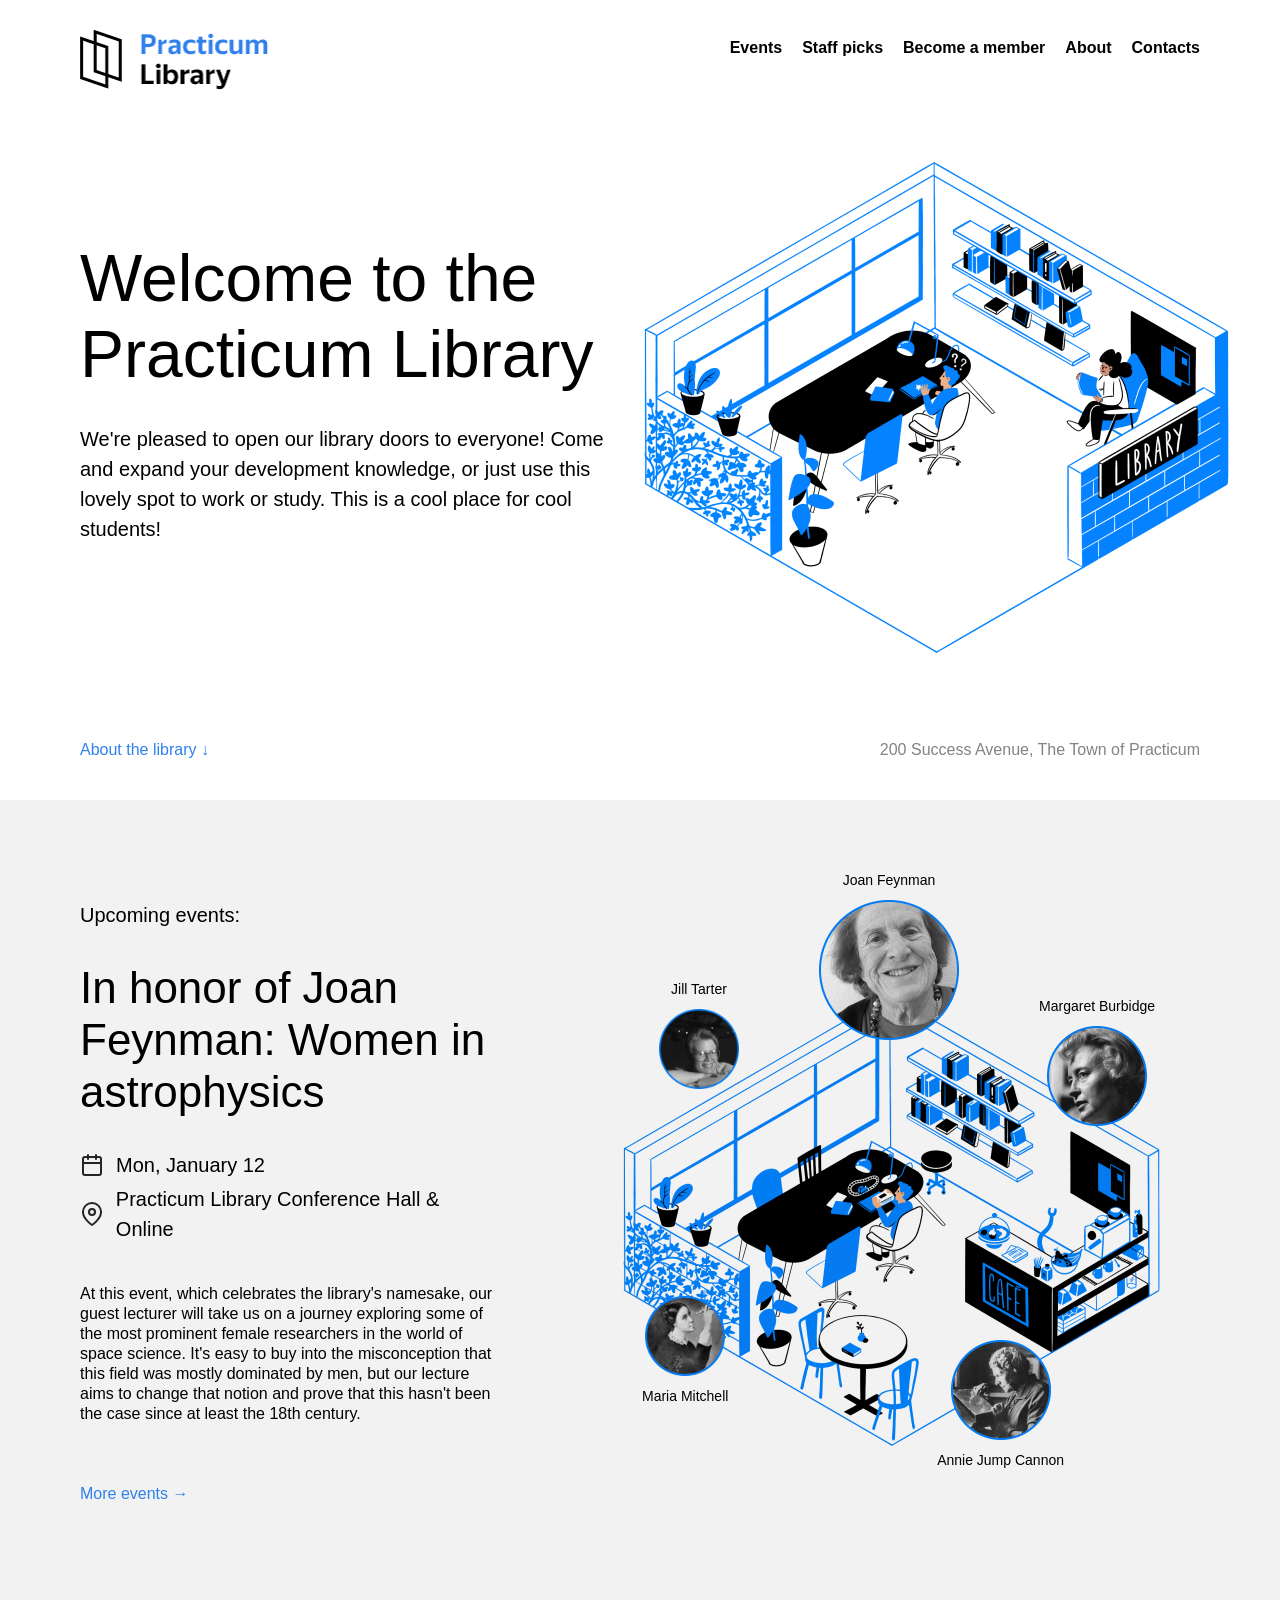
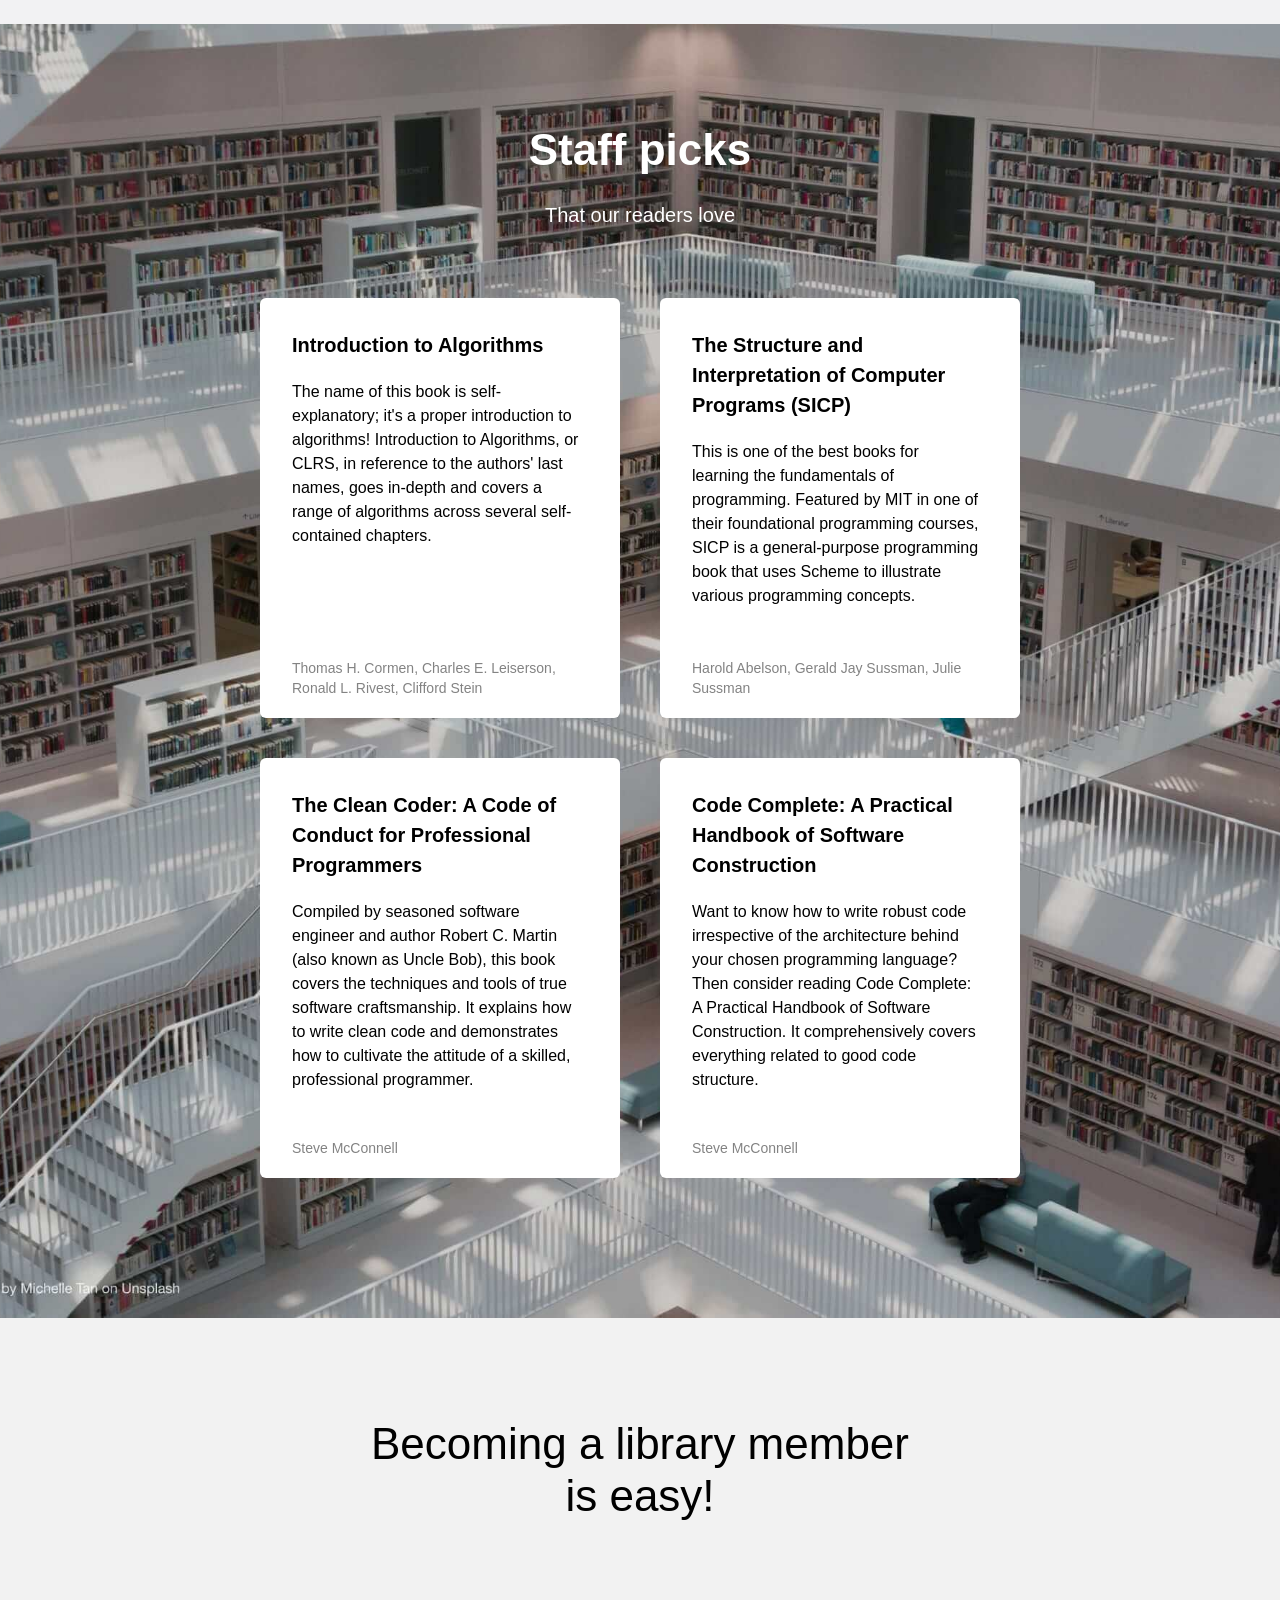
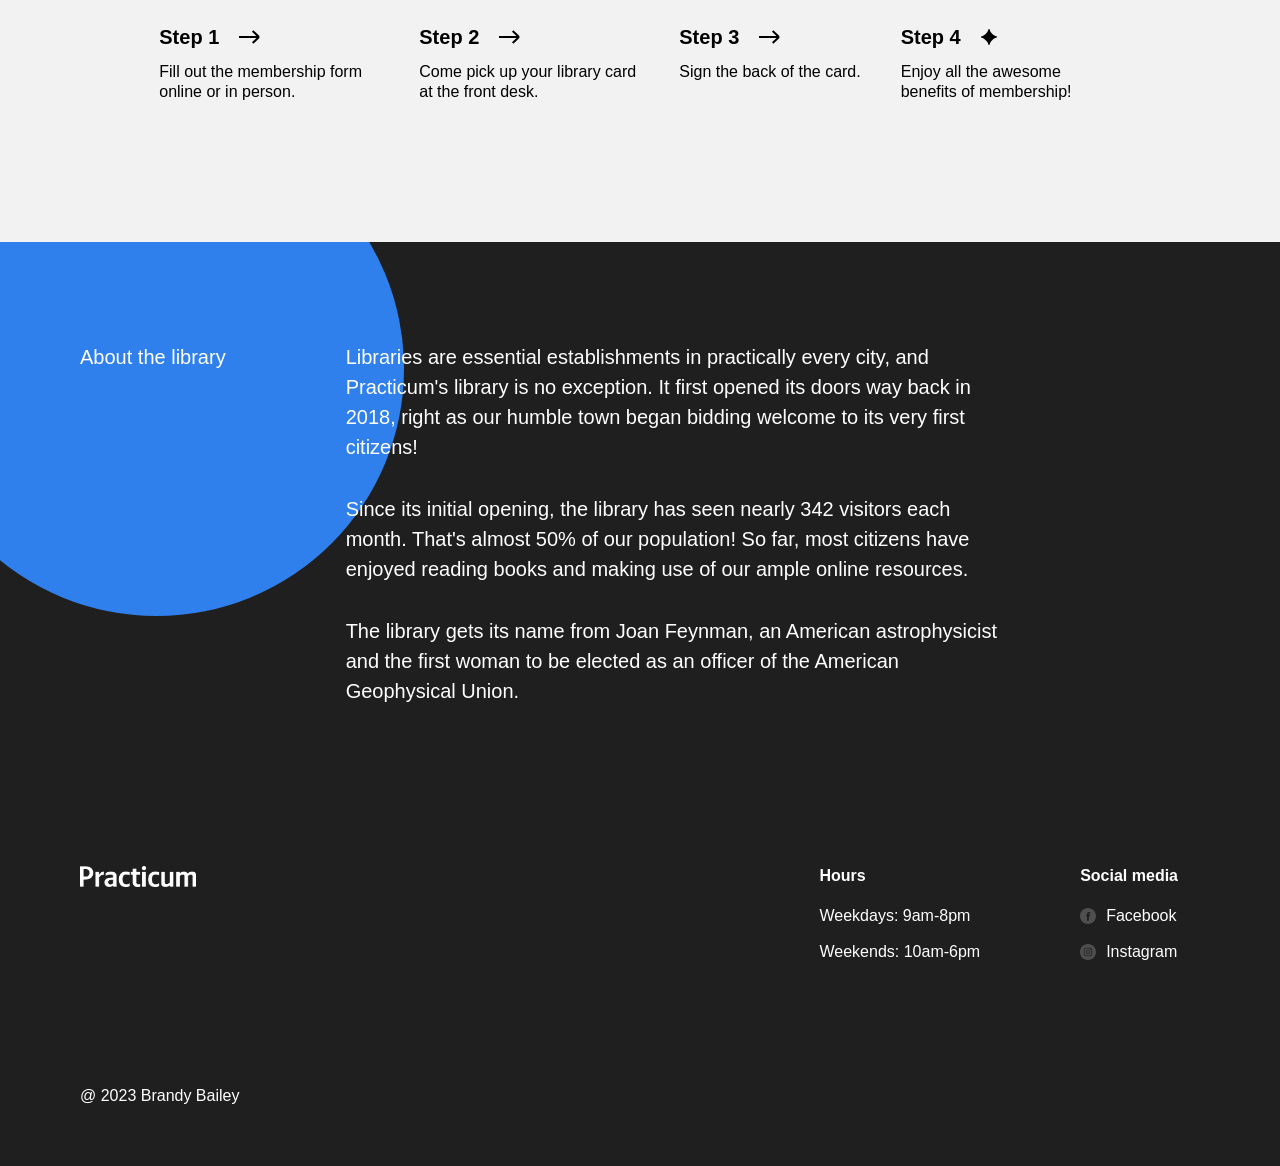
<file: index.html>
<!DOCTYPE html>
<html lang="en">
  <head>
    <meta charset="UTF-8" />
    <meta name="viewport" content="width=device-width, initial-scale=1.0" />
    <title>Practicum Library</title>
    <link rel="shortcut icon" href="favicon.ico" />
    <link rel="stylesheet" href="./styles/normalize.css" />
    <link rel="stylesheet" href="./styles/style.css" />
  </head>

  <body>
    <!-- Wrap the entire page content in a new div with the page class. Remember to add the closing tag -->
    <div class="page">
      <header class="header">
        <nav class="nav">
          <img
            src="./images/logo.png"
            alt="Practicum Library Logo"
            class="logo"
          />
          <!-- Putting navigation links in a list is supposed to be the best practice of writing the semantic code since it allows screen readers to pause between each link instead of reading all the links as a sentence. -->
          <ul class="nav__links">
            <li>
              <a class="nav__link" href="#events">Events</a>
            </li>
            <li>
              <a class="nav__link" href="#staff">Staff picks</a>
            </li>
            <li>
              <a class="nav__link" href="#membership">Become a member</a>
            </li>
            <li>
              <a class="nav__link" href="#about">About</a>
            </li>
            <li>
              <a class="nav__link" href="#footer">Contacts</a>
            </li>
          </ul>
        </nav>
        <h1 class="header__title">Welcome to the Practicum Library</h1>
        <p class="header__description">
          We're pleased to open our library doors to everyone! Come and expand
          your development knowledge, or just use this lovely spot to work or
          study. This is a cool place for cool students!
        </p>

        <img
          src="./images/inside_the_library.png"
          alt="Illustration 'Inside the library'"
          class="header__image"
        />
        <div class="header__footer">
          <a class="header__link" href="#about">About the library &darr;</a>
          <p class="header__address">
            200 Success Avenue, The Town of Practicum
          </p>
        </div>
      </header>

      <main class="content">
        <section id="events" class="events">
          <div class="events__content">
            <h2 class="events__heading">Upcoming events:</h2>
            <h3 class="events__title">
              In honor of Joan Feynman: Women in astrophysics
            </h3>
            <div class="event-info events__info-section">
              <div class="event-info__item">
                <div
                  class="event-info__icon event-info__icon_type_calendar"
                ></div>
                <p class="event-info__text">Mon, January 12</p>
              </div>
              <div class="event-info__item">
                <div class="event-info__icon event-info__icon_type_pin"></div>
                <p class="event-info__text">
                  Practicum Library Conference Hall & Online
                </p>
              </div>
            </div>
            <p class="events__description">
              At this event, which celebrates the library's namesake, our guest
              lecturer will take us on a journey exploring some of the most
              prominent female researchers in the world of space science. It's
              easy to buy into the misconception that this field was mostly
              dominated by men, but our lecture aims to change that notion and
              prove that this hasn't been the case since at least the 18th
              century.
            </p>

            <a href="#" class="events__more">More events &rarr;</a>
          </div>
          <div class="events__cover">
            <img
              src="./images/cafe.png"
              alt="Illustration Cafe"
              class="events__image"
            />
            <div class="person person_name_feynman">
              <p class="person__caption">Joan Feynman</p>
              <img
                src="./images/person_feynman.png"
                alt="Picture Feynman"
                class="person__image person__image_size_l"
              />
            </div>

            <div class="person person_name_burbidge">
              <p class="person__caption">Margaret Burbidge</p>
              <img
                src="./images/person_burbidge.png"
                alt="Picture Burbidge"
                class="person__image person__image_size_m"
              />
            </div>

            <div class="person person_name_cannon">
              <img
                src="./images/person_cannon.png"
                alt="Picture Cannon"
                class="person__image person__image_size_m"
              />
              <p class="person__caption">Annie Jump Cannon</p>
            </div>

            <div class="person person_name_mitchell">
              <img
                src="./images/person_mitchell.png"
                alt="Picture Mitchell"
                class="person__image person__image_size_s"
              />
              <p class="person__caption">Maria Mitchell</p>
            </div>

            <div class="person person_name_tarter">
              <p class="person__caption">Jill Tarter</p>

              <img
                src="./images/person_tarter.png"
                alt="Picture Tarter"
                class="person__image person__image_size_s"
              />
            </div>
          </div>
        </section>

        <section id="staff" class="staff">
          <h2 class="staff__title">Staff picks</h2>
          <p class="staff__subtitle">That our readers love</p>
          <ul class="staff__cards">
            <li class="card">
              <div class="card__content">
                <h3 class="card__title">Introduction to Algorithms</h3>
                <p class="card__text">
                  The name of this book is self-explanatory; it's a proper
                  introduction to algorithms! Introduction to Algorithms, or
                  CLRS, in reference to the authors' last names, goes in-depth
                  and covers a range of algorithms across several self-contained
                  chapters.
                </p>
                <p class="card__footer">
                  Thomas H. Cormen, Charles E. Leiserson, Ronald L. Rivest,
                  Clifford Stein
                </p>
              </div>
            </li>

            <li class="card">
              <div class="card__content">
                <h3 class="card__title">
                  The Structure and Interpretation of Computer Programs (SICP)
                </h3>
                <p class="card__text">
                  This is one of the best books for learning the fundamentals of
                  programming. Featured by MIT in one of their foundational
                  programming courses, SICP is a general-purpose programming
                  book that uses Scheme to illustrate various programming
                  concepts.
                </p>
                <p class="card__footer">
                  Harold Abelson, Gerald Jay Sussman, Julie Sussman
                </p>
              </div>
            </li>

            <li class="card">
              <div class="card__content">
                <h3 class="card__title">
                  The Clean Coder: A Code of Conduct for Professional
                  Programmers
                </h3>
                <p class="card__text">
                  Compiled by seasoned software engineer and author Robert C.
                  Martin (also known as Uncle Bob), this book covers the
                  techniques and tools of true software craftsmanship. It
                  explains how to write clean code and demonstrates how to
                  cultivate the attitude of a skilled, professional programmer.
                </p>
                <p class="card__footer">Steve McConnell</p>
              </div>
            </li>

            <li class="card">
              <div class="card__content">
                <h3 class="card__title">
                  Code Complete: A Practical Handbook of Software Construction
                </h3>
                <p class="card__text">
                  Want to know how to write robust code irrespective of the
                  architecture behind your chosen programming language? Then
                  consider reading Code Complete: A Practical Handbook of
                  Software Construction. It comprehensively covers everything
                  related to good code structure.
                </p>
                <p class="card__footer">Steve McConnell</p>
              </div>
            </li>
          </ul>
        </section>

        <section id="membership" class="membership">
          <h2 class="membership__title">Becoming a library member is easy!</h2>
          <ul class="membership__steps">
            <li class="step">
              <h3 class="step__title">
                Step 1
                <img
                  src="./images/icon_step_forward.svg"
                  alt="icon forward"
                  class="step__icon"
                />
              </h3>
              <p class="step__description">
                Fill out the membership form online or in person.
              </p>
            </li>
            <li class="step">
              <h3 class="step__title">
                Step 2
                <img
                  src="./images/icon_step_forward.svg"
                  alt="icon forward"
                  class="step__icon"
                />
              </h3>
              <p class="step__description">
                Come pick up your library card at the front desk.
              </p>
            </li>
            <li class="step">
              <h3 class="step__title">
                Step 3
                <img
                  src="./images/icon_step_forward.svg"
                  alt="icon forward"
                  class="step__icon"
                />
              </h3>
              <p class="step__description">Sign the back of the card.</p>
            </li>
            <li class="step">
              <h3 class="step__title">
                Step 4
                <img
                  src="./images/icon_step_finish.svg"
                  alt="icon finish"
                  class="step__icon"
                />
              </h3>
              <p class="step__description">
                Enjoy all the awesome benefits of membership!
              </p>
            </li>
          </ul>
          <a href="#membership"></a>
        </section>

        <section id="about" class="about">
          <h2 class="about__title">About the library</h2>
          <div class="about__content">
            <p class="about__paragraph">
              Libraries are essential establishments in practically every city,
              and Practicum's library is no exception. It first opened its doors
              way back in 2018, right as our humble town began bidding welcome
              to its very first citizens!
            </p>
            <p class="about__paragraph">
              Since its initial opening, the library has seen nearly 342
              visitors each month. That's almost 50% of our population! So far,
              most citizens have enjoyed reading books and making use of our
              ample online resources.
            </p>
            <p class="about__paragraph">
              The library gets its name from Joan Feynman, an American
              astrophysicist and the first woman to be elected as an officer of
              the American Geophysical Union.
            </p>
          </div>

          <div class="about__circle"></div>
        </section>
      </main>
      <footer id="footer" class="footer">
        <div class="footer__columns">
          <div class="footer__column">
            <img
              src="./images/logo_white.png"
              alt="Practicum
            Logo"
              class="footer__logo"
            />
          </div>

          <div class="footer__column footer__column_content_hours">
            <h2 class="footer__column-heading">Hours</h2>
            <ul class="footer__list">
              <li class="footer__list-item">Weekdays: 9am-8pm</li>
              <li class="footer__list-item">Weekends: 10am-6pm</li>
            </ul>
          </div>

          <div class="footer__column footer__column_content_social">
            <h2 class="footer__column-heading">Social media</h2>
            <ul class="footer__list">
              <li class="footer__list-item">
                <a href="#" class="footer__column-link">
                  <img
                    src="images/facebook_white.svg"
                    alt="Facebook Icon"
                    class="footer__social-icon"
                  />
                  Facebook
                </a>
              </li>
              <li class="footer__list-item">
                <a href="#" class="footer__column-link">
                  <img
                    src="./images/instagram_white.svg"
                    alt="Instagram Icon"
                    class="footer__social-icon"
                  />
                  Instagram
                </a>
              </li>
            </ul>
          </div>
        </div>
        <p class="footer__copyright">@ 2023 Brandy Bailey</p>
      </footer>
    </div>
  </body>
</html>
</file>
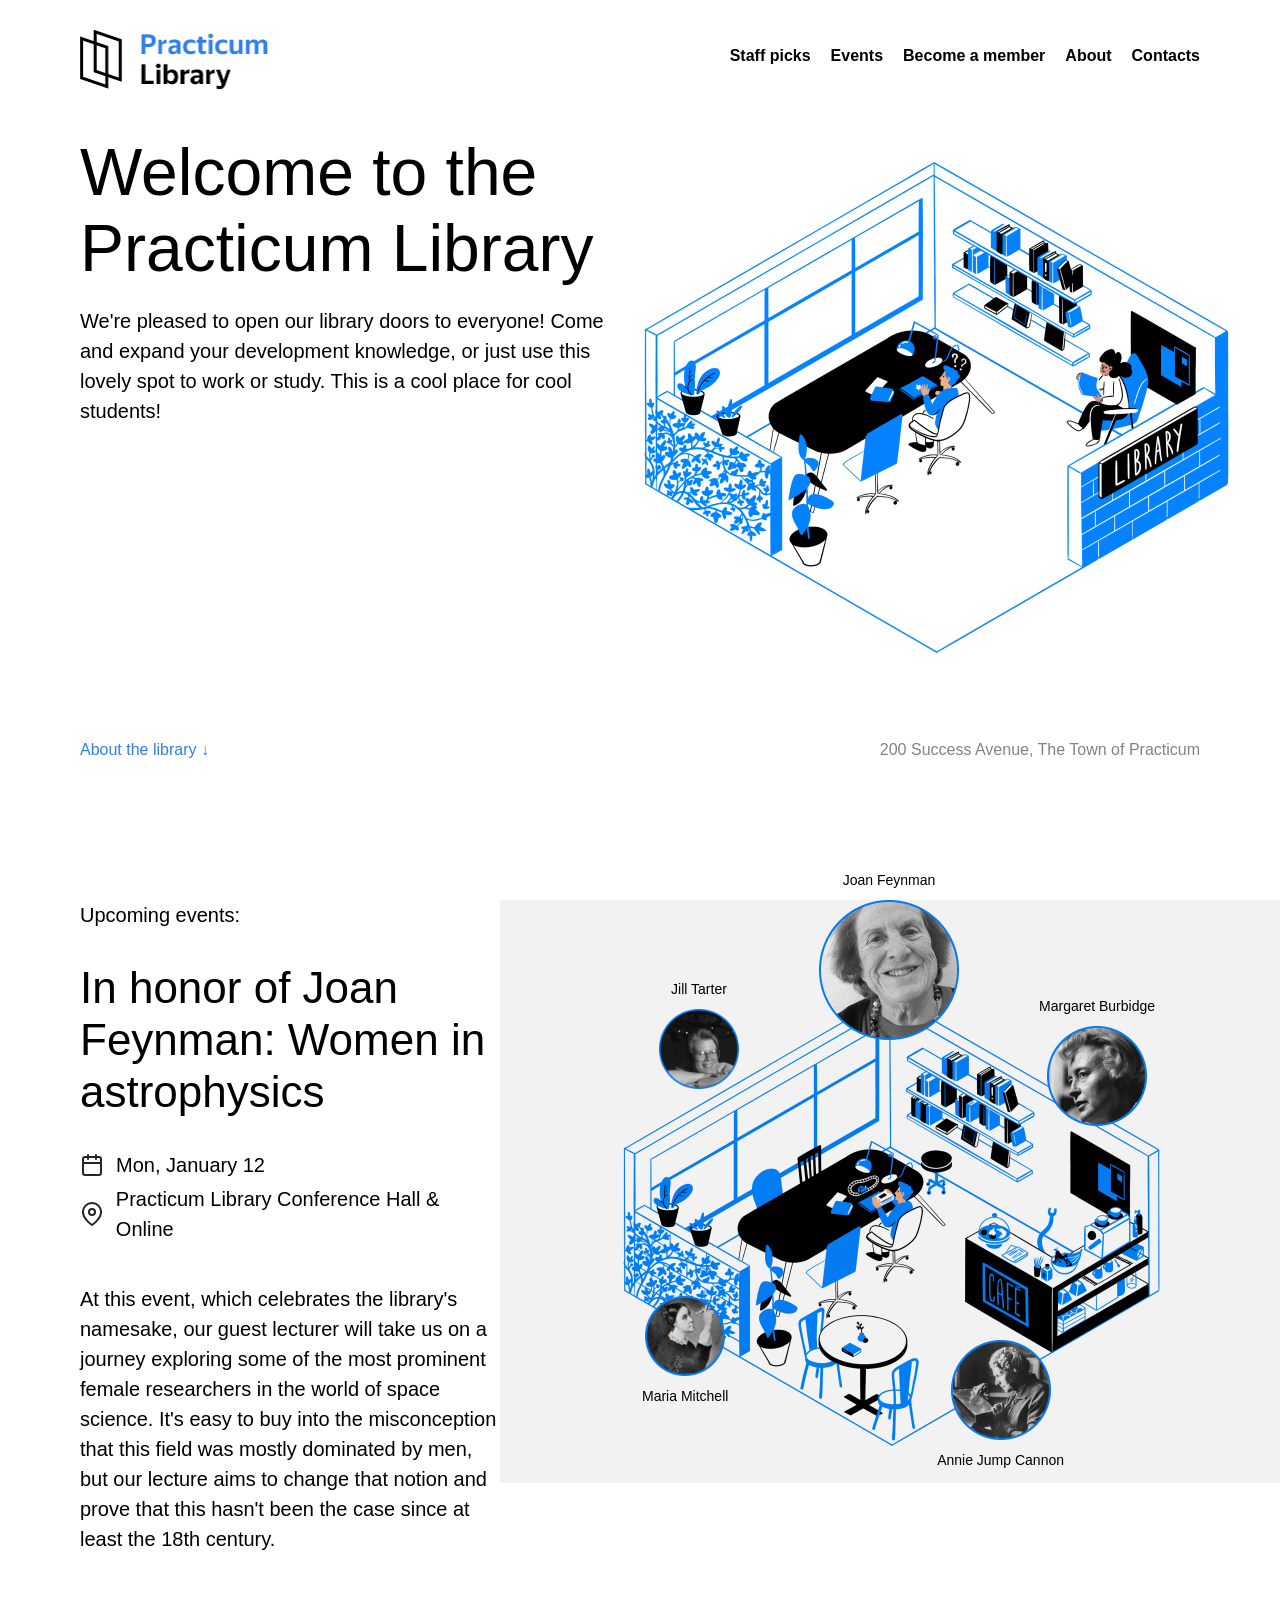
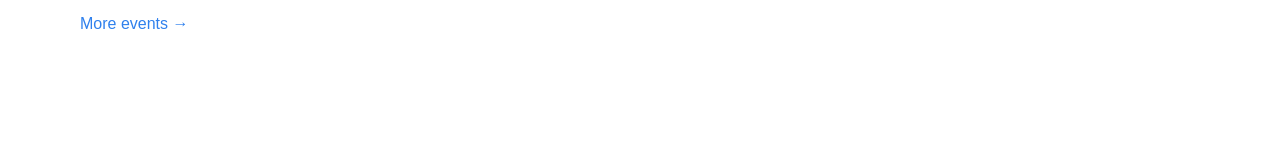
<file: se_project_library/index.html>
<!DOCTYPE html>
<html lang="en">
  <head>
    <meta charset="UTF-8" />
    <meta name="viewport" content="width=device-width, initial-scale=1.0" />
    <title>Practicum Library</title>
    <link rel="shortcut icon" href="favicon.ico" />
    <link rel="stylesheet" href="./styles/normalize.css" />
    <link rel="stylesheet" href="./styles/style.css" />
  </head>

  <body>
    <!-- Wrap the entire page content in a new div with the page class. Remember to add the closing tag -->
    <div class="page">
      <header class="header">
        <nav class="nav">
          <img
            src="./images/logo.png"
            alt="Practicum Library Logo"
            class="logo"
          />
          <!-- Putting navigation links in a list is supposed to be the best practice of writing the semantic code since it allows screen readers to pause between each link instead of reading all the links as a sentence. -->
          <ul class="nav__links">
            <li>
              <a class="nav__link">Staff picks</a>
            </li>
            <li>
              <a class="nav__link">Events</a>
            </li>
            <li>
              <a class="nav__link">Become a member</a>
            </li>
            <li>
              <a class="nav__link">About</a>
            </li>
            <li>
              <a class="nav__link">Contacts</a>
            </li>
          </ul>
        </nav>
        <h1 class="header__title">Welcome to the Practicum Library</h1>
        <p class="header__description">
          We're pleased to open our library doors to everyone! Come and expand
          your development knowledge, or just use this lovely spot to work or
          study. This is a cool place for cool students!
        </p>

        <img
          src="./images/inside_the_library.png"
          alt="Illustration 'Inside the library'"
          class="header__image"
        />
        <div class="header__footer">
          <a class="header__link">About the library &darr;</a>
          <p class="header__address">
            200 Success Avenue, The Town of Practicum
          </p>
        </div>
      </header>

      <main class="content">
        <section class="events">
          <div class="events__content">
            <h2 class="events__heading">Upcoming events:</h2>
            <h3 class="events__title">
              In honor of Joan Feynman: Women in astrophysics
            </h3>
            <div class="event-info events__info-section">
              <div class="event-info__item">
                <div
                  class="event-info__icon event-info__icon_type_calendar"
                ></div>
                <p class="event-info__text">Mon, January 12</p>
              </div>
              <div class="event-info__item">
                <div class="event-info__icon event-info__icon_type_pin"></div>
                <p class="event-info__text">
                  Practicum Library Conference Hall & Online
                </p>
              </div>
            </div>
            <p class="events__description">
              At this event, which celebrates the library's namesake, our guest
              lecturer will take us on a journey exploring some of the most
              prominent female researchers in the world of space science. It's
              easy to buy into the misconception that this field was mostly
              dominated by men, but our lecture aims to change that notion and
              prove that this hasn't been the case since at least the 18th
              century.
            </p>

            <a href="#" class="events__more">More events &rarr;</a>
          </div>
          <div class="events__cover">
            <img
              src="./images/cafe.png"
              alt="Illustration Cafe"
              class="events__image"
            />
            <div class="person person_name_feynman">
              <p class="person__caption">Joan Feynman</p>
              <img
                src="./images/person_feynman.png"
                alt="Picture Feynman"
                class="person__image person__image_size_l"
              />
            </div>

            <div class="person person_name_burbidge">
              <p class="person__caption">Margaret Burbidge</p>
              <img
                src="./images/person_burbidge.png"
                alt="Picture Burbidge"
                class="person__image person__image_size_m"
              />
            </div>

            <div class="person person_name_cannon">
              <img
                src="./images/person_cannon.png"
                alt="Picture Cannon"
                class="person__image person__image_size_m"
              />
              <p class="person__caption">Annie Jump Cannon</p>
            </div>

            <div class="person person_name_mitchell">
              <img
                src="./images/person_mitchell.png"
                alt="Picture Mitchell"
                class="person__image person__image_size_s"
              />
              <p class="person__caption">Maria Mitchell</p>
            </div>

            <div class="person person_name_tarter">
              <p class="person__caption">Jill Tarter</p>
              <img
                src="./images/person_tarter.png"
                alt="Picture Tarter"
                class="person__image person__image_size_s"
              />
            </div>
          </div>
        </section>

        <section class="staff">
          <!-- --------------------------------------------------------------- -->
          <!--        Don't uncomment until the final project stage            -->
          <!-- --------------------------------------------------------------- -->
          <!--<h2 class="staff__title">Staff picks</h2>
          <p class="staff__subtitle">That our readers love</p>
          <ul>
          <li class="card">
            <div class="card__content">
              <h3 class="card__title">Introduction to Algorithms</h3>
              <p class="card__text">
                The name of this book is self-explanatory; it's a proper
                introduction to algorithms! Introduction to Algorithms, or CLRS,
                in reference to the authors' last names, goes in-depth and
                covers a range of algorithms across several self-contained
                chapters.
              </p>
              <p class="card__footer">
                Thomas H. Cormen, Charles E. Leiserson, Ronald L. Rivest,
                Clifford Stein
              </p>
            </div>
          </li>

          <li class="card">
            <div class="card__content">
              <h3 class="card__title">
                The Structure and Interpretation of Computer Programs (SICP)
              </h3>
              <p class="card__text">
                This is one of the best books for learning the fundamentals of
                programming. Featured by MIT in one of their foundational
                programming courses, SICP is a general-purpose programming book
                that uses Scheme to illustrate various programming concepts.
              </p>
              <p class="card__footer">
                Harold Abelson, Gerald Jay Sussman, Julie Sussman
              </p>
            </div>
          </li>

          <li class="card">
            <div class="card__content">
              <h3 class="card__title">
                The Clean Coder: A Code of Conduct for Professional Programmers
              </h3>
              <p class="card__text">
                Compiled by seasoned software engineer and author Robert C.
                Martin (also known as Uncle Bob), this book covers the
                techniques and tools of true software craftsmanship. It explains
                how to write clean code and demonstrates how to cultivate the
                attitude of a skilled, professional programmer.
              </p>
              <p class="card__footer">Steve McConnell</p>
            </div>
          </li>

          <li class="card">
            <div class="card__content">
              <h3 class="card__title">
                Code Complete: A Practical Handbook of Software Construction
              </h3>
              <p class="card__text">
                Want to know how to write robust code irrespective of the
                architecture behind your chosen programming language? Then
                consider reading Code Complete: A Practical Handbook of Software
                Construction. It comprehensively covers everything related to
                good code structure.
              </p>
              <p class="card__footer">Steve McConnell</p>
            </div>
          </li>
        </ul>-->
        </section>

        <section class="membership">
          <!-- --------------------------------------------------------------- -->
          <!--         Don't uncomment until the final project stage           -->
          <!-- --------------------------------------------------------------- -->
          <!--<h2 class="membership__title">Becoming a library member is easy!</h2>
         <ul class="membership__steps">
          <li class="step">
            <h3 class="step__title">
              Step 1
              <img
                src="./images/icon_step_forward.svg"
                alt="icon forward"
                class="step__icon"
              />
            </h3>
            <p class="step__description">
              Fill out the membership form online or in person.
            </p>
          </li>
          <li class="step">
            <h3 class="step__title">
              Step 2
              <img
                src="./images/icon_step_forward.svg"
                alt="icon forward"
                class="step__icon"
              />
            </h3>
            <p class="step__description">
              Come pick up your library card at the front desk.
            </p>
          </li>
          <li class="step">
            <h3 class="step__title">
              Step 3
              <img
                src="./images/icon_step_forward.svg"
                alt="icon forward"
                class="step__icon"
              />
            </h3>
            <p class="step__description">Sign the back of the card.</p>
          </li>
          <li class="step">
            <h3 class="step__title">
              Step 4
              <img
                src="./images/icon_step_finish.svg"
                alt="icon finish"
                class="step__icon"
              />
            </h3>
            <p class="step__description">
              Enjoy all the awesome benefits of membership!
            </p>
          </li>
         </ul>-->
        </section>

        <section class="about">
          <!-- --------------------------------------------------------------- -->
          <!--          Don't uncomment until the final project stage          -->
          <!-- --------------------------------------------------------------- -->
          <!--<h2 class="about__title">About the library</h2>
         <div class="about__content">
          <p class="about__paragraph">
            Libraries are essential establishments in practically every city,
            and Practicum's library is no exception. It first opened its doors
            way back in 2018, right as our humble town began bidding welcome to
            its very first citizens!
          </p>
          <p class="about__paragraph">
            Since its initial opening, the library has seen nearly 342 visitors
            each month. That's almost 50% of our population! So far, most
            citizens have enjoyed reading books and making use of our ample
            online resources.
          </p>
          <p class="about__paragraph">
            The library gets its name from Joan Feynman, an American
            astrophysicist and the first woman to be elected as an officer of
            the American Geophysical Union.
          </p>
         </div>
         <div class="about__circle"></div> -->
        </section>
      </main>
      <footer class="footer">
        <!-- ----------------------------------------------------------------- -->
        <!--          Don't uncomment until the final project stage            -->
        <!-- ----------------------------------------------------------------- -->
      </footer>
    </div>
  </body>
</html>
</file>
<file: styles/style.css>
.page {
  min-width: 1100px;
  max-width: 1600px;
  font-size: 16px;
  line-height: 20px;
  margin: 0 auto;
  font-family: "Helvetica Neue", "Arial", sans-serif;
}

.header {
  height: 100vh;
  min-height: 720px;
  max-height: 800px;
  padding-top: 30px;
  padding-left: 80px;
  padding-right: 80px;
  position: relative;
  box-sizing: border-box;
}

.nav {
  display: flex;
  justify-content: space-between;
  align-items: flex-start;
}

.logo {
  width: 196px;
  height: 60px;
}

.nav__links {
  display: flex;
  margin-top: 8px;
  column-gap: 20px;
  list-style: none;
  align-items: center;
  padding: 0;
  margin-bottom: 0;
}

.nav__link {
  color: #000000;
  text-decoration: none;
  font-weight: bold;
  transition: color 0.3s;
}

.nav__link:hover {
  color: #1f69c9;
}

.header__title {
  font-size: 66px;
  line-height: 76px;
  font-weight: bold;
  font-weight: 500;
  max-width: 544px;
  margin-bottom: 0;
  margin-top: 150px;
}

.header__description {
  font-size: 20px;
  line-height: 30px;
  max-width: 532px;
  margin: 32px 0 0;
}

.header__image {
  z-index: 1;
  position: absolute;
  max-width: 636px;
  top: 135px;
  right: 20px;
}

.header__footer {
  position: absolute;
  left: 0;
  bottom: 40px;
  width: 100%;
  display: flex;
  align-items: center;
  padding: 40px 80px 0;
  justify-content: space-between;
  box-sizing: border-box;
}

.header__link {
  color: #2f80ed;
  text-decoration: none;
  transition: color 0.3s;
}

.header__link:hover {
  color: #1f69c9;
}

.header__address {
  margin: 0;
  color: #838383;
}
.events {
  padding: 100px 0 120px 80px;
  display: flex;
  align-items: start;
  justify-content: space-between;
  box-sizing: border-box;
  background-color: #f2f2f3;
}

.events__content {
  flex-basis: 580px;
}

.events__heading {
  font-size: 20px;
  font-weight: 500;
  line-height: 30px;
  margin: 0;
}

.events__title {
  font-size: 44px;
  font-weight: 500;
  line-height: 52px;
  margin: 32px 0;
}

.events__info-section {
  margin-top: 32px;
}

.event-info__item {
  display: flex;
  align-items: center;
  margin-bottom: 4px;
  font-weight: 500;
}

.event-info__icon {
  background-repeat: no-repeat;
  background-position: center;
  margin-right: 12px;
  width: 24px;
  height: 24px;
}

.event-info__icon_type_calendar {
  background-image: url(../images/icon_calendar.svg);
}

.event-info__icon_type_pin {
  background-image: url(../images/icon_pin.svg);
}

.event-info__text {
  font-size: 20px;
  font-weight: 500;
  line-height: 30px;
  margin: 0;
}

.events__description {
  margin: 40px 0 60px;
  font-size: 16px;
  line-height: 20px;
  max-width: 532px;
}

.events__more {
  margin-top: 60px;
  color: #2f80ed;
  text-decoration: none;
}

.events__more:hover {
  color: #1f69c9;
}

.events__cover {
  flex-grow: 1;
  flex-shrink: 0;
  flex-basis: 780px;
  max-width: 780px;
  position: relative;
}

.events__image {
  max-width: 100%;
}

.person {
  position: absolute;
  display: flex;
  align-items: center;
  flex-direction: column;
  gap: 10px;
}

.person_name_feynman {
  top: -30px;
  left: 319px;
}

.person_name_burbidge {
  top: 96px;
  right: 125px;
}

.person_name_cannon {
  right: 216px;
  bottom: 18px;
}

.person_name_mitchell {
  left: 142px;
  bottom: 82px;
}

.person_name_tarter {
  left: 159px;
  top: 79px;
}

.person__image {
  max-width: 100%;
}

.person__image_size_l {
  width: 140px;
}

.person__image_size_m {
  width: 100px;
}

.person__image_size_s {
  width: 80px;
}

.person__caption {
  text-align: center;
  font-size: 14px;
  margin: 0;
}
.staff {
  padding-top: 100px;
  padding-bottom: 140px;
  background-image: url(../images/staff_picks_background.jpg);
  background-size: cover;
  background-position: bottom;
}

.staff__title {
  text-align: center;
  font-size: 44px;
  line-height: 52px;
  margin: 0 0 24px;
  color: #ffffff;
}

.staff__subtitle {
  text-align: center;
  font-size: 20px;
  line-height: 30px;
  font-weight: 400;
  margin: 0 0 68px 0;
  color: #ffffff;
}

/* Add the CSS rule for your new class here. Make sure to place it before .card: parents should precede their children */

.staff__cards {
  max-width: 760px;
  align-items: center;
  display: flex;
  flex-wrap: wrap;
  justify-content: center;
  gap: 40px;
  list-style-type: none;
  padding-left: 0;
  margin: 0 auto;
}
.card {
  background-color: #fff;
  border-radius: 6px;
  padding: 32px 40px 20px 32px;
  box-sizing: border-box;
  height: 420px;
  width: 360px;
}

.card__content {
  width: 100%;
  height: 100%;
  display: flex;
  flex-direction: column;
}

.card__title {
  font-size: 20px;
  line-height: 30px;
  font-weight: 700;
  margin: 0;
}

.card__text {
  margin: 20px 0 0;
  font-size: 16px;
  line-height: 24px;
}

.card__footer {
  margin: 0;
  font-size: 14px;
  line-height: 20px;
  color: #838383;
  /* Auto margins applied on a flex item automatically extend specified margin to occupy the extra space in the flex container */
  /* In our case, this pushes the element down to the bottom */
  margin-top: auto;
}

.membership {
  padding-top: 100px;
  padding-bottom: 140px;
  background-color: #f2f2f2;
}

.membership__title {
  max-width: 574px;
  margin: 0 auto;
  text-align: center;
  font-size: 44px;
  font-weight: 500;
  line-height: 52px;
  margin-bottom: 100px;
}

.membership__steps {
  list-style-type: none;
  padding: 0;
  margin: 100px 0 0;
  display: flex;
  justify-content: center;
  margin: 0 auto;
  flex-wrap: wrap;
  align-content: center;
  gap: 40px;
}

.step {
  max-width: 220px;
  color: #000000;
}

.step__title {
  margin: 0;
  font-size: 20px;
  line-height: 30px;
  font-weight: 700;
  display: flex;
  align-items: center;
}

.step__icon {
  margin-left: 20px;
}

.step__description {
  margin: 10px 0 0;
}

.about {
  padding: 100px 80px;
  background-color: #1f1f1f;
  color: #fff;
  overflow: hidden;
  box-sizing: border-box;
  display: flex;
  justify-content: flex-start;
  position: relative;
}

.about__title {
  margin: 0;
  font-size: 20px;
  line-height: 30px;
  font-weight: 500;
  max-width: 154px;
  padding-right: 120px;
  z-index: 1;
}

.about__content {
  font-size: 20px;
  line-height: 30px;
  font-weight: 400;
  max-width: 660px;
  z-index: 1;
}

.about__paragraph {
  margin: 0;
  margin-bottom: 32px;
  padding-bottom: 0;
}
.about__paragraph:last-child {
  margin-bottom: 0;
}

.about__circle {
  background-color: #2f80ed;
  width: 495px;
  height: 495px;
  border-radius: 50%;
  position: absolute;
  top: -121px;
  left: -91px;
}

.footer {
  box-sizing: border-box;
  background-color: #1f1f1f;
  padding: 60px 102px 60px 80px;
  min-height: 224px;
  color: #fff;
}

.footer__columns {
  display: flex;
  justify-content: space-between;
}

.footer__column_content_hours {
  font-size: 16px;
  line-height: 20px;
  color: white;
  margin-left: auto;
  display: flex;
  flex-direction: column;
}

.footer__column_content_social {
  font-size: 16px;
  line-height: 20px;
  color: white;
  margin-left: 100px;
}

.footer__logo {
  width: 116px;
  height: 21px;
}

.footer__list {
  /* The code below removes the default browser styles for lists */
  list-style-type: none;
  padding: 0;
  margin: 0;
}

.footer__list-item {
  font-size: 16px;
  line-height: 20px;
  margin-bottom: 16px;
}

.footer__column-heading {
  font-size: 16px;
  line-height: 20px;
  margin: 0 0 20px;
}

.footer__column-link {
  color: white;
  font-size: 16px;
  line-height: 20px;
  text-decoration: none;
  display: flex;
  align-items: center;
  transition: color 0.3s;
}
.footer__column-link:hover {
  color: #c1c1c1;
}

.footer__social-icon {
  margin-right: 10px;
  width: 16px;
  height: 16px;
}

.footer__copyright {
  margin: 108px 0 0;
  font-size: 16px;
  line-height: 20px;
  color: white;
}
</file>
<file: se_project_library/styles/style.css>
.page {
  min-width: 1100px;
  max-width: 1600px;
  font-size: 16px;
  line-height: 20px;
  margin: 0 auto;
  font-family: Helvetica, Arial, sans-serif;
}

.header {
  height: 100vh;
  min-height: 720px;
  max-height: 800px;
  padding-top: 30px;
  padding-left: 80px;
  padding-right: 80px;
  position: relative;
  box-sizing: border-box;
}

.nav {
  display: flex;
  justify-content: space-between;
  align-items: center;
}

.logo {
  width: 196px;
  height: 60px;
}

.nav__links {
  display: flex;
  margin-top: 8px;
  column-gap: 20px;
  list-style: none;
  align-items: center;
  padding: 0;
}

.nav__link {
  color: #000000;
  text-decoration: none;
  font-weight: bold;
}

.header__title {
  font-size: 66px;
  line-height: 76px;
  font-weight: 500;
  max-width: 544px;
  margin-bottom: 0%;
}

.header__description {
  font-size: 20px;
  line-height: 30px;
  max-width: 532px;
}

.header__image {
  z-index: 1;
  position: absolute;
  max-width: 636px;
  top: 135px;
  right: 20px;
}

.header__footer {
  position: absolute;
  left: 0;
  bottom: 40px;
  width: 100%;
  display: flex;
  align-items: center;
  padding: 40px 80px 0;
  justify-content: space-between;
  box-sizing: border-box;
}

.header__link {
  color: #2f80ed;
  text-decoration: none;
}

.header__address {
  margin: 0;
  color: #838383;
}
.events {
  padding: 100px 0 120px 80px;
  display: flex;
  align-items: start;
  justify-content: space-between;
  box-sizing: border-box;
}

.events__content {
  flex-basis: 580px;
}

.events__heading {
  font-size: 20px;
  font-weight: 500;
  line-height: 30px;
  margin: 0;
}

.events__title {
  font-size: 44px;
  font-weight: 500;
  line-height: 52px;
  margin: 32px 0;
}

.events__info-section {
  margin-top: 32px;
}

.event-info__item {
  display: flex;
  align-items: center;
  margin-bottom: 4px;
  font-weight: 500;
}

.event-info__icon {
  background-repeat: no-repeat;
  background-position: center;
  margin-right: 12px;
  width: 24px;
  height: 24px;
}

.event-info__icon_type_calendar {
  background-image: url(../images/icon_calendar.svg);
}

.event-info__icon_type_pin {
  background-image: url(../images/icon_pin.svg);
}

.event-info__text {
  font-size: 20px;
  font-weight: 500;
  line-height: 30px;
  margin: 0;
}

.events__description {
  margin: 40px 0 60px;
  font-size: 20px;
  line-height: 30px;
  max-width: 532px;
}

.events__more {
  margin-top: 60px;
  color: #2f80ed;
  text-decoration: none;
}

.events__cover {
  flex-grow: 1;
  flex-shrink: 0;
  flex-basis: 780px;
  max-width: 780px;
  position: relative;
}

.events__image {
  max-width: 100%;
}

.person {
  position: absolute;
  display: flex;
  align-items: center;
  flex-direction: column;
  gap: 10px;
}

.person_name_feynman {
  top: -30px;
  left: 319px;
}

.person_name_burbidge {
  top: 96px;
  right: 125px;
}

.person_name_cannon {
  right: 216px;
  bottom: 18px;
}

.person_name_mitchell {
  left: 142px;
  bottom: 82px;
}

.person_name_tarter {
  left: 159px;
  top: 79px;
}

.person__image {
  max-width: 100%;
}

.person__image_size_l {
  width: 140px;
}

.person__image_size_m {
  width: 100px;
}

.person__image_size_s {
  width: 80px;
}

.person__caption {
  text-align: center;
  font-size: 14px;
  margin: 0;
}
</file>
